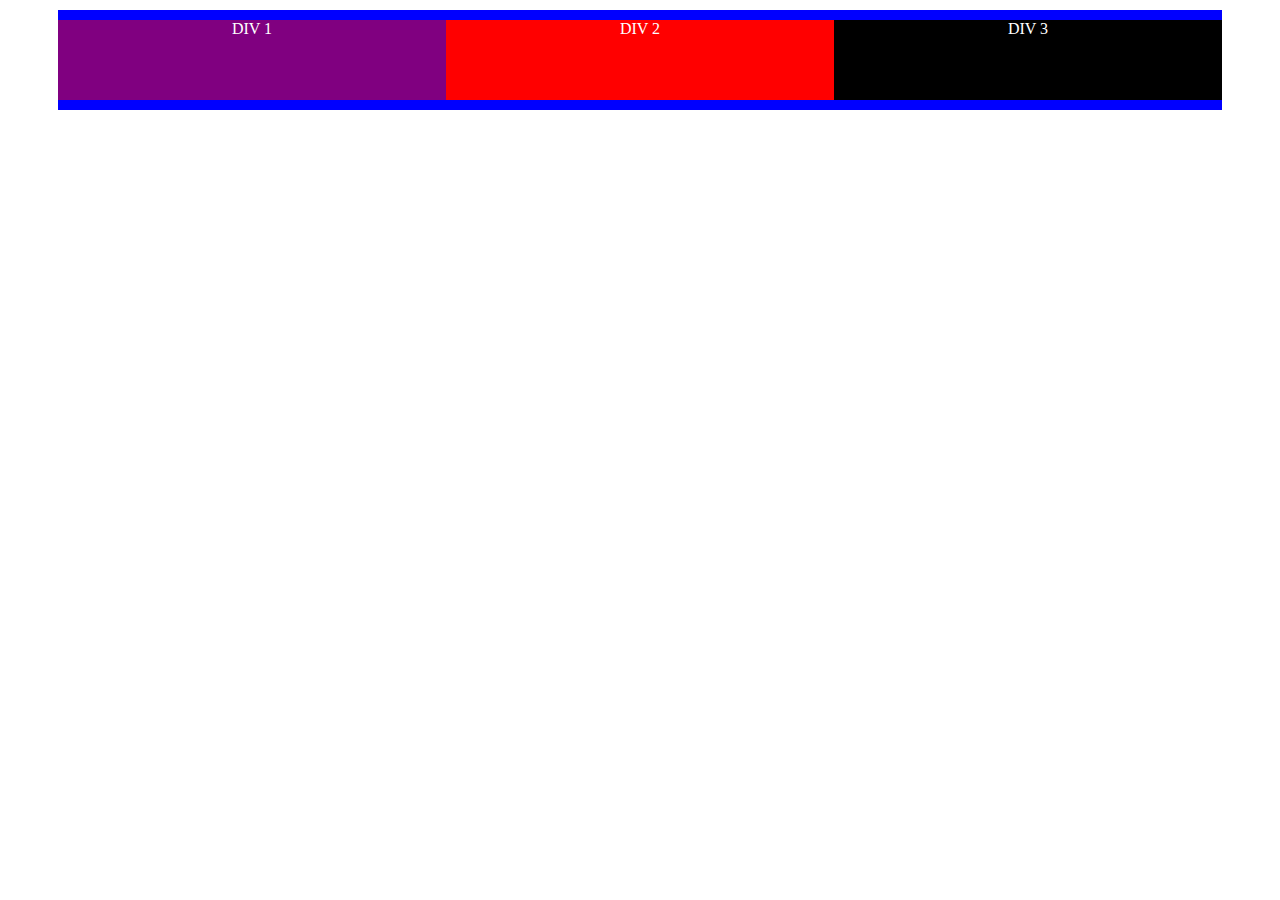
<file: AULA CSS GRID/index.html>
<!DOCTYPE html>
<html lang="pt-BR">

<head>
    <meta charset="UTF-8">
    <meta http-equiv="X-UA-Compatible" content="IE=edge">
    <meta name="viewport" content="width=device-width, initial-scale=1.0">
    <title>Bootstrap CSS Grid</title>
    <link rel="stylesheet" type="text/css" href="css/bootstrap-grid.min.css" />
    <link rel="stylesheet" type="text/css" href="css/style.css" />
</head>

<body>
    <div class="my-box container">
        <div class="row justify-content-center">
            <div class="col-sm-3 col-lg-4 div-1">DIV 1</div>
            <div class="col-sm-8 col-lg-4 div-2">DIV 2</div>
            <div class="col-sm-1 col-lg-4 div-3">DIV 3</div>
        </div>
    </div>

</body>

</html>
</file>
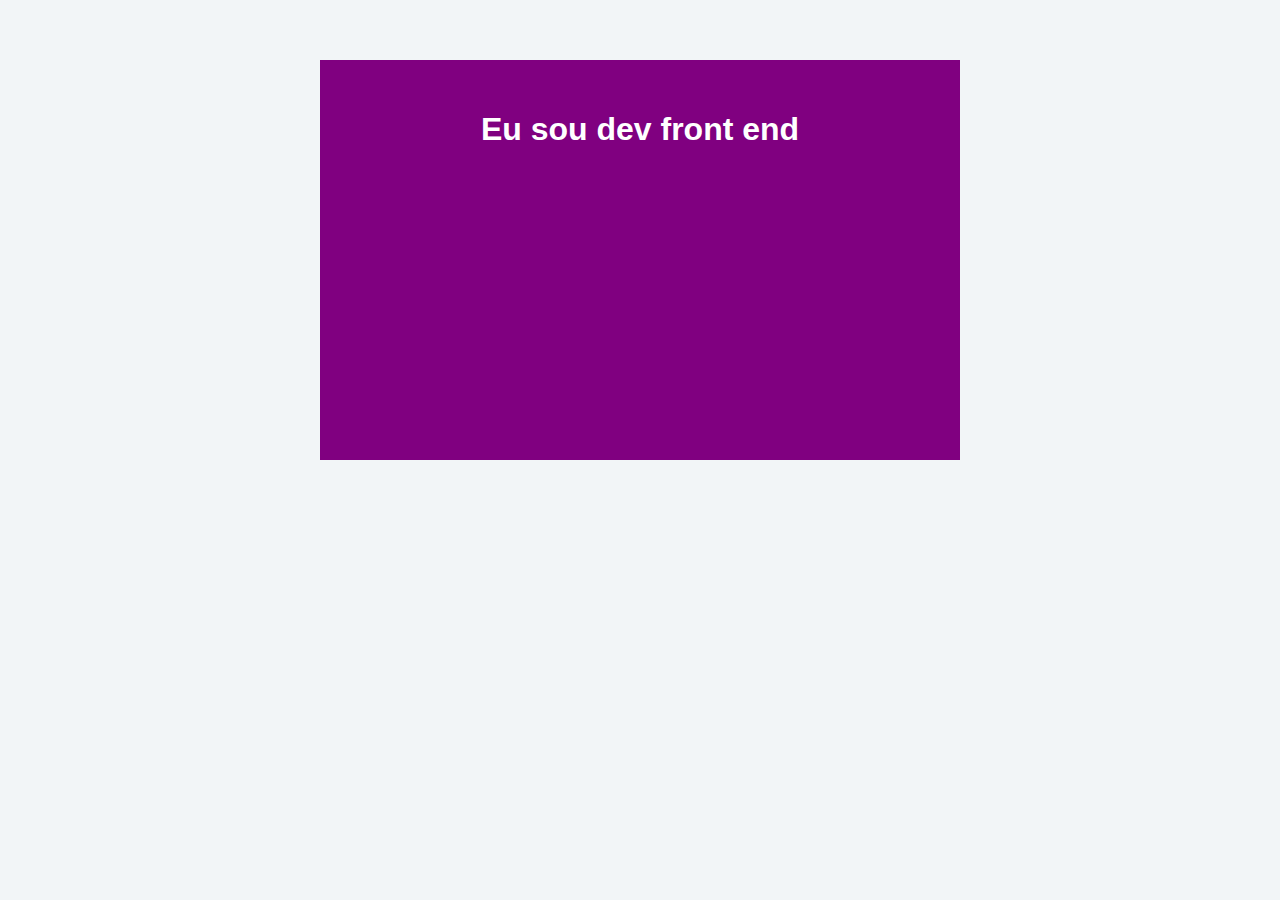
<file: AULA CSS RESPONSIVO/index.html>
<!DOCTYPE html>
<html lang="pt-BR">

<head>
    <meta charset="UTF-8">
    <meta http-equiv="X-UA-Compatible" content="IE=edge">
    <meta name="viewport" content="width=device-width, initial-scale=1.0">
    <title>Exercício Media Queries</title>
    <link rel="stylesheet" type="text/css" href="style.css" />
</head>

<body>
    <div class="my-box">
        <h1>Eu sou dev front end</h1>
    </div>


</body>

</html>
</file>
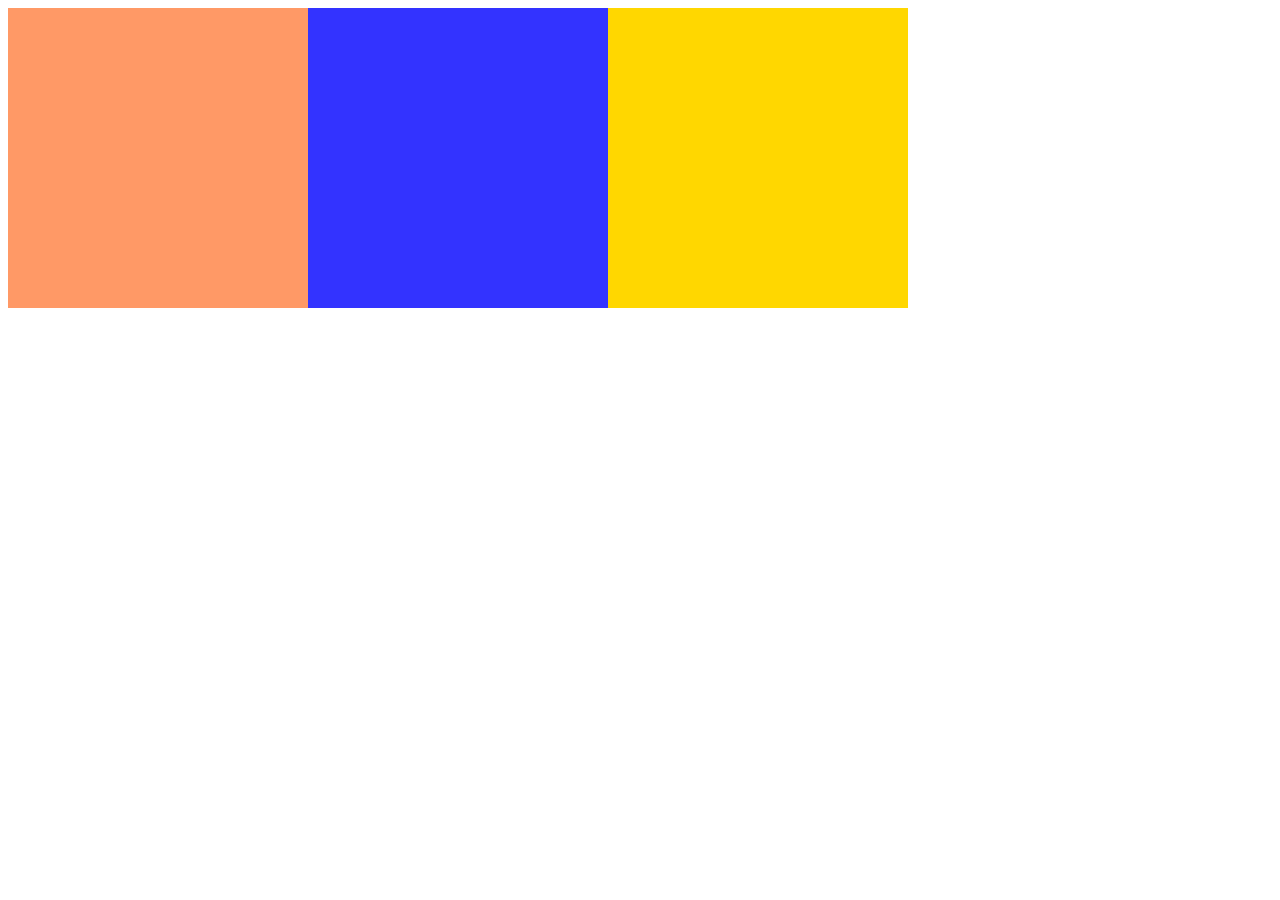
<file: curso-js-udemy/index.html>
<!DOCTYPE html>
<html lang="pt-BR">

<head>
    <meta charset="UTF-8">
    <meta http-equiv="X-UA-Compatible" content="IE=edge">
    <meta name="viewport" content="width=device-width, initial-scale=1.0">
    <title>Escrevendo CSS</title>

    <link rel="stylesheet" type="text/css" href="style.css">
</head>

<body>
    <div class="box-orange"></div>
    <div class="box-blue"></div>
    <div class="box-yellow"></div>
</body>

</html>
</file>
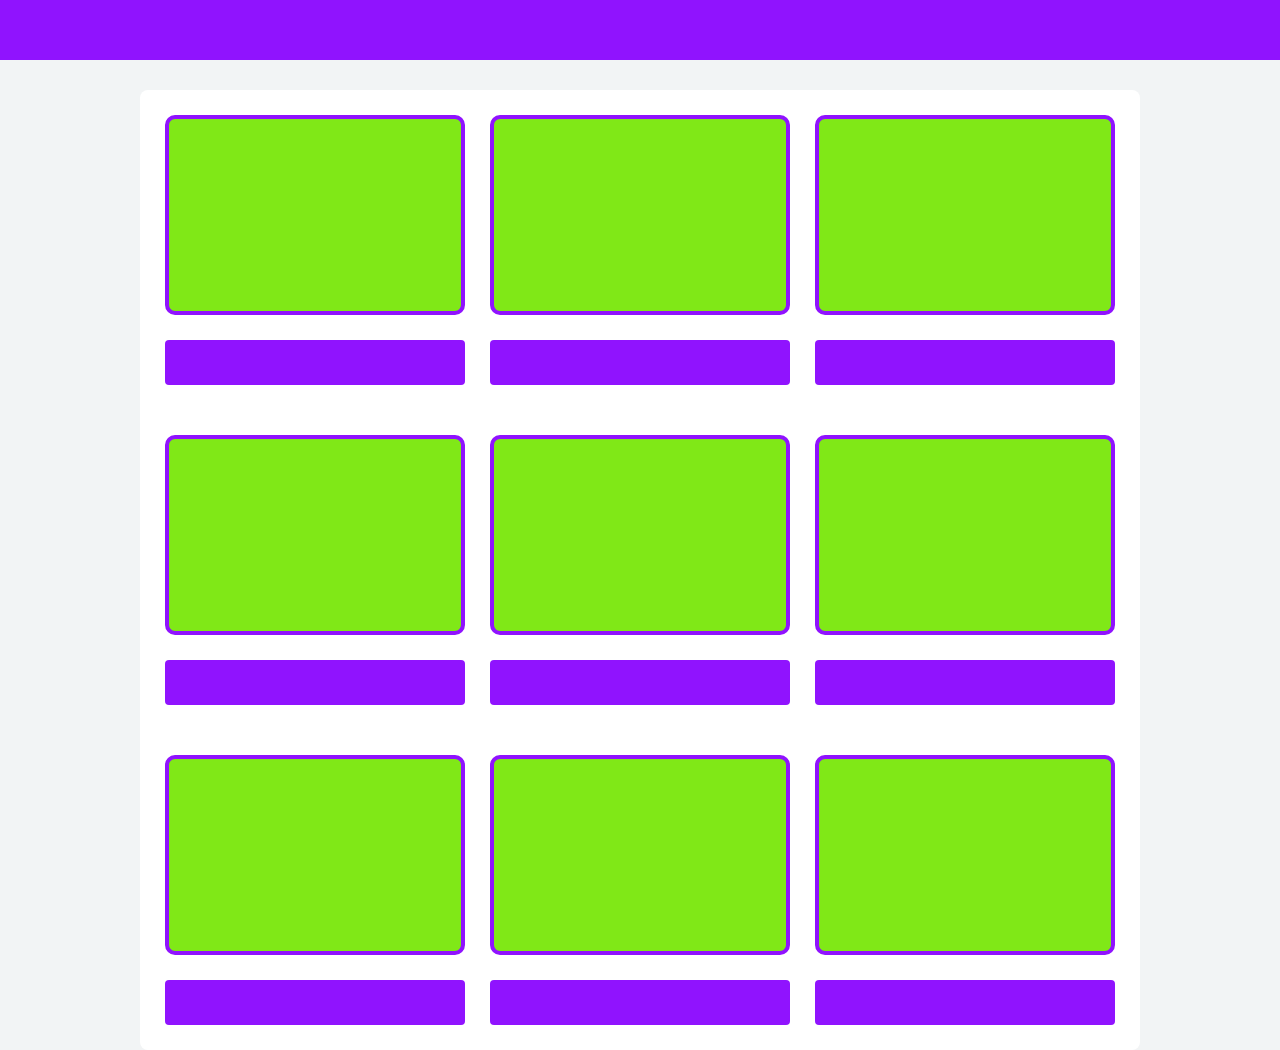
<file: Exercicio 01 CSS/index.html>
<!DOCTYPE html>
<html lang="pt-BR">

<head>
    <meta charset="UTF-8">
    <meta http-equiv="X-UA-Compatible" content="IE=edge">
    <meta name="viewport" content="width=device-width, initial-scale=1.0">
    <title>Exercicio 01 CSS</title>

    <link rel="stylesheet" type="text/css" href="style.css" />
</head>

<body>
    <header>

    </header>
    <main>
        <div class="box-container">
            <div class="box"></div>
            <div class="btn"></div>
        </div>

        <div class="box-container">
            <div class="box"></div>
            <div class="btn"></div>
        </div>

        <div class="box-container">
            <div class="box"></div>
            <div class="btn"></div>
        </div>

        <div class="box-container">
            <div class="box"></div>
            <div class="btn"></div>
        </div>

        <div class="box-container">
            <div class="box"></div>
            <div class="btn"></div>
        </div>

        <div class="box-container">
            <div class="box"></div>
            <div class="btn"></div>
        </div>

        <div class="box-container">
            <div class="box"></div>
            <div class="btn"></div>
        </div>

        <div class="box-container">
            <div class="box"></div>
            <div class="btn"></div>
        </div>

        <div class="box-container">
            <div class="box"></div>
            <div class="btn"></div>
        </div>
    </main>
</body>

</html>
</file>
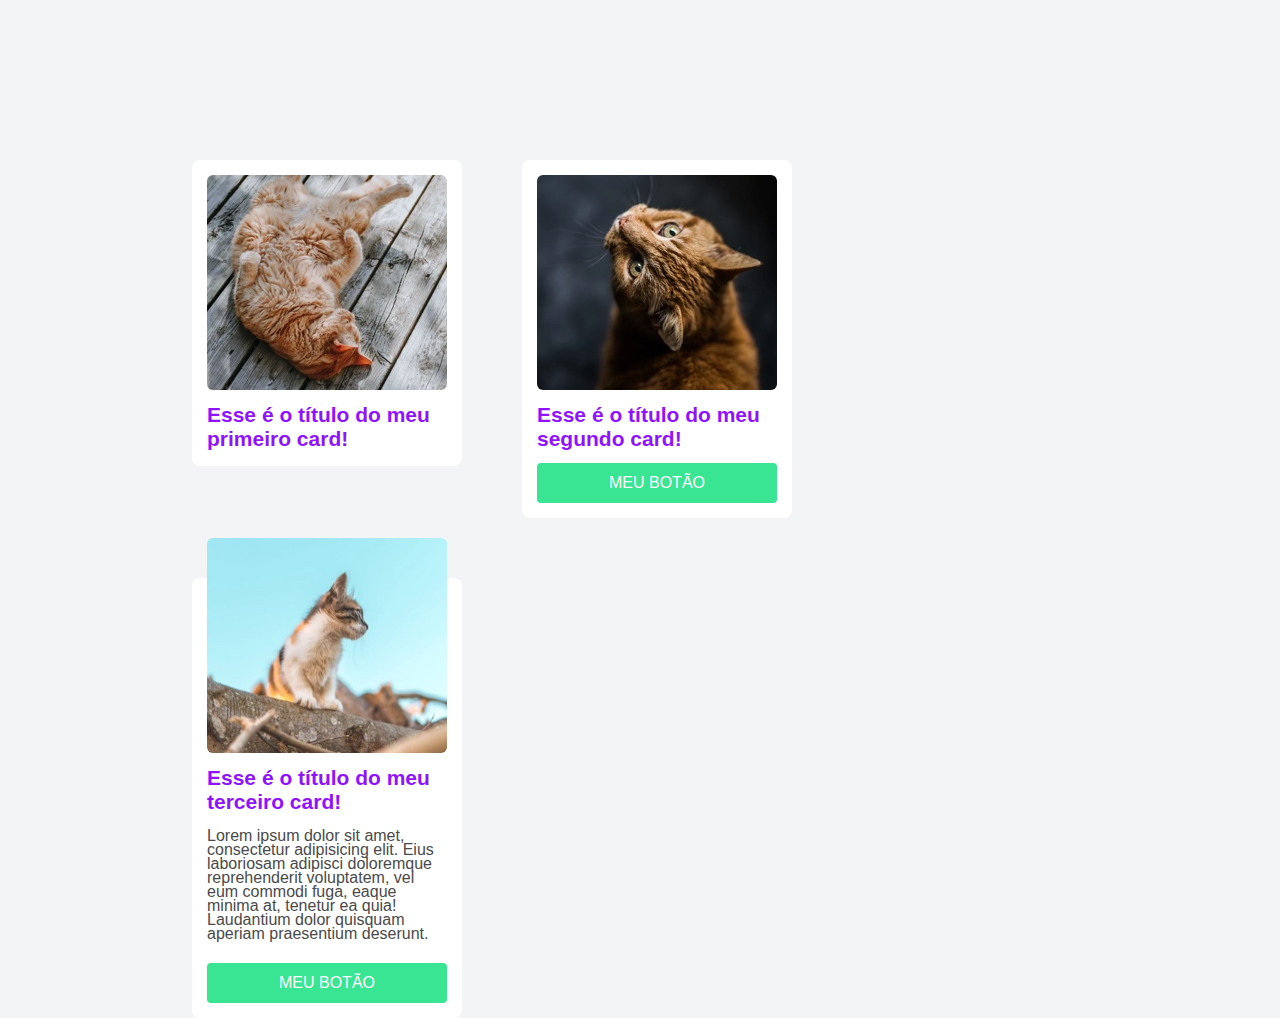
<file: Exercicio 2 CSS/index.html>
<!DOCTYPE html>
<html lang="pt-BR">

<head>
    <meta charset="UTF-8">
    <meta http-equiv="X-UA-Compatible" content="IE=edge">
    <meta name="viewport" content="width=device-width, initial-scale=1.0">
    <title>Exercício CSS 02</title>
    <link rel="stylesheet" type="text/css" href="css/style.css" />
</head>

<body>
    <main>
        <div class="card-container">
            <div class="card">
                <img src="images/gato-01.jpg" alt="Gato/gatinho amarelado" title="Gatinho" class="card-image" />
                <!-- alt="" e title="" são tags usadas na acessibilidade-->
                <div class="card-body">
                    <h1>Esse é o título do meu primeiro card!</h1>
                </div>
            </div>
        </div>

        <div class="card-container">
            <div class="card">
                <img src="images/gato-02.jpg" alt="Gato/gatinho amarelado" title="Gatinho" class="card-image" />
                <!-- alt="" e title="" são tags usadas na acessibilidade-->
                <div class="card-body">
                    <h1>Esse é o título do meu segundo card!</h1>
                </div>
                <div class="card-footer">
                    <a href="http://google.com" class="btn">Meu botão</a>
                </div>
            </div>
        </div>

        <div class="card-container">
            <div class="card">
                <img src="images/gato-03.jpg" alt="Gato/gatinho amarelado" title="Gatinho"
                    class="card-image card-image-top" />
                <!-- alt="" e title="" são tags usadas na acessibilidade-->
                <div class="card-body">
                    <h1>Esse é o título do meu terceiro card!</h1>
                    <p> Lorem ipsum dolor sit amet, consectetur adipisicing elit. Eius laboriosam adipisci doloremque
                        reprehenderit voluptatem, vel eum commodi fuga, eaque minima at, tenetur ea quia! Laudantium
                        dolor quisquam aperiam praesentium deserunt.</p>
                </div>
                <div class="card-footer">
                    <a href="http://google.com" class="btn">Meu botão</a>
                </div>
            </div>
        </div>
    </main>
</body>

</html>
</file>
<file: AULA CSS GRID/css/style.css>
body {
    margin: 0;
    padding: 0;
}

.my-box {
    background-color: blue;
    height: 100px;
}

.my-box div {
    height: 80px;
    margin-top: 10px;
    text-align: center;
    color: #fff;
}

.my-box .div-1 {
    background-color: purple;
}

.my-box .div-2 {
    background-color: red;
}

.my-box .div-3 {
    background-color: black;
}
</file>
<file: AULA CSS RESPONSIVO/style.css>
body {
    margin: 0;
    background-color: #f2f5f7;
}

@media only screen and (min-width: 320px){
    .my-box {
        width: 90%;
        height: 400px;/*Toda propriedade que se repetir, não precisa colocar nas outras @medias*/
        background-color: greenyellow;
        display: block;
        margin: 60px auto;
        text-align: center;
        padding: 30px;
        box-sizing: border-box;
    }
    
    .my-box h1 {
        font-family: Arial, Helvetica, sans-serif;
        color: blue;
    }
    
}

@media only screen and (min-width: 540px){
    .my-box {
        width: 50%;
        height: 400px;
        background-color: purple;
        display: block; 
        margin: 60px auto;
        text-align: center;
        padding: 30px;
        box-sizing: border-box;
    }
    
    .my-box h1 {
        font-family: Arial, Helvetica, sans-serif;
        color: #fff;
    }
    
}

@media only screen and (min-width: 1400px){
    .my-box {
        width: 50%;
        height: 400px;
        background-color: orange;
        display: block;
        margin: 60px auto;
        text-align: center;
        padding: 30px;
        box-sizing: border-box;
    }
    
    .my-box h1 {
        font-family: Impact, Haettenschweiler, 'Arial Narrow Bold', sans-serif;
        color: yellow;
        font-size: 70px;
    }
    
}
</file>
<file: curso-js-udemy/style.css>
h1 {
    font-family: Georgia, 'Times New Roman', Times, serif;
    font-size: 54px;
    color: #ecc91d;
}

.txt-azul {
    font-family: Georgia, 'Times New Roman', Times, serif;
    font-size: 18px;
    color: #1a0ecb;
}

p {
    font-family: Georgia, 'Times New Roman', Times, serif;
    font-size: 18px;
    color: #26c511;
}

.box-orange {
    width: 300px;
    height: 300px;
    float: left;
    background-color: #ff9966;
}

.box-blue {
    width: 300px;
    height: 300px;
    float: left;
    background-color: #3333ff;
}

.box-yellow {
    width: 300px;
    height: 300px;
    float: left;
    background-color: gold;
}
</file>
<file: Exercicio 01 CSS/style.css>
body {
    background-color: #f2f4f5;
    margin: 0;
}

header {
    width: 100%;
    height: 60px;
    background-color: #9013FE;
    display: block;
    box-shadow: 4px 4px 8px rgba (0, 0, 0, 0.15);   
}

main {
    width: 1000px;
    display: table;
    background-color: #fff;
    border-radius: 8px;
    margin-top: 30px;
    margin-left: auto;
    margin-right: auto;
    box-shadow: 4px 4px 8px rgba (0, 0, 0, 0.15);
}

.box-container {
    width: 300px;
    margin-left: 25px;
    margin-top: 25px;
    margin-bottom: 25px;
    display: block;
    float: left;

}

.box {
    width: 100%;
    height: 200px;
    display: block;
    background-color: #80e817;
    border-radius: 10px;  
    border: 4px solid #9013FE;
    box-sizing: border-box;
}

.btn {
    width: 300px;
    height: 45px;
    background-color: #9013FE;
    border-radius: 4px;
    display: block;
    margin-top: 25px;
}

/*.clearfix {
    width: 100%;
    height: 1px;
    display: block;
    clear: both;  Serve para criar um barreira no cód. e não permitir que outros elementos passem 

}*/
</file>
<file: Exercicio 2 CSS/css/style.css>
body {
    background-color: #f2f4f5;
    margin: 0;
}

main {
    width: 70%;
    height: table;
    margin: 100px auto 0 auto;
}

/* cards*/

.card-container {
    width: 270px;
    display: table;
    float: left;
    margin: 60px 60px 0 0;
}

.card {
    width: 100%;
    display: table;
    background-color: #fff;
    border-radius: 8px;
    box-shadow: 8px 8px 12px rgba (0, 0, 0, 0.05);
    padding: 15px;
    box-sizing: border-box;
}

.card .card-image {
    width: 100%;
    max-width: 100%;
    height: auto;
    border-radius: 6px;
    display: block;
}

.card .card-image-top {
    margin-top: -55px;
}
/*
Outra opção é fazer assim:
.card .card-image-top {
   position: relative;
   top: -55px;
   margin-bottom: -55px;
}
*/

.card .card-body {
    width: 100%;
    display: table;
    margin-top: 13px;
}

.card .card-body h1 {
    font-family: Arial black, Helvetica, sans-serif;
    font-size: 21px;
    line-height: 24px;
    color: #9013fe;
    margin: 0;
}

.card .card-body p {
    display: block;
    font-family: Arial, Helvetica, sans-serif;
    font: 12px;
    line-height: 14px;
    color: #4a4a4a;
    font-weight: 400;
    margin: 15px 0 10px 0;
}

.card .card-footer {
    width: 100%;
    display: table;
    margin-top: 0px;
}

.card .card-footer .btn {
    width: 100%;

}

/* botões*/

.btn {
    width: auto;
    height: 40px;
    display: inline-block;
    background-color: #39e493;
    color: #fff;
    font-family: Arial, Helvetica, sans-serif;
    font-size: 16px;
    text-transform: uppercase;
    text-align: center;
    line-height: 40px;
    text-decoration: none;
    margin-top: 12px;
    padding: 0 30px;
    border-radius: 4px;
    box-sizing: border-box;

}
</file>
